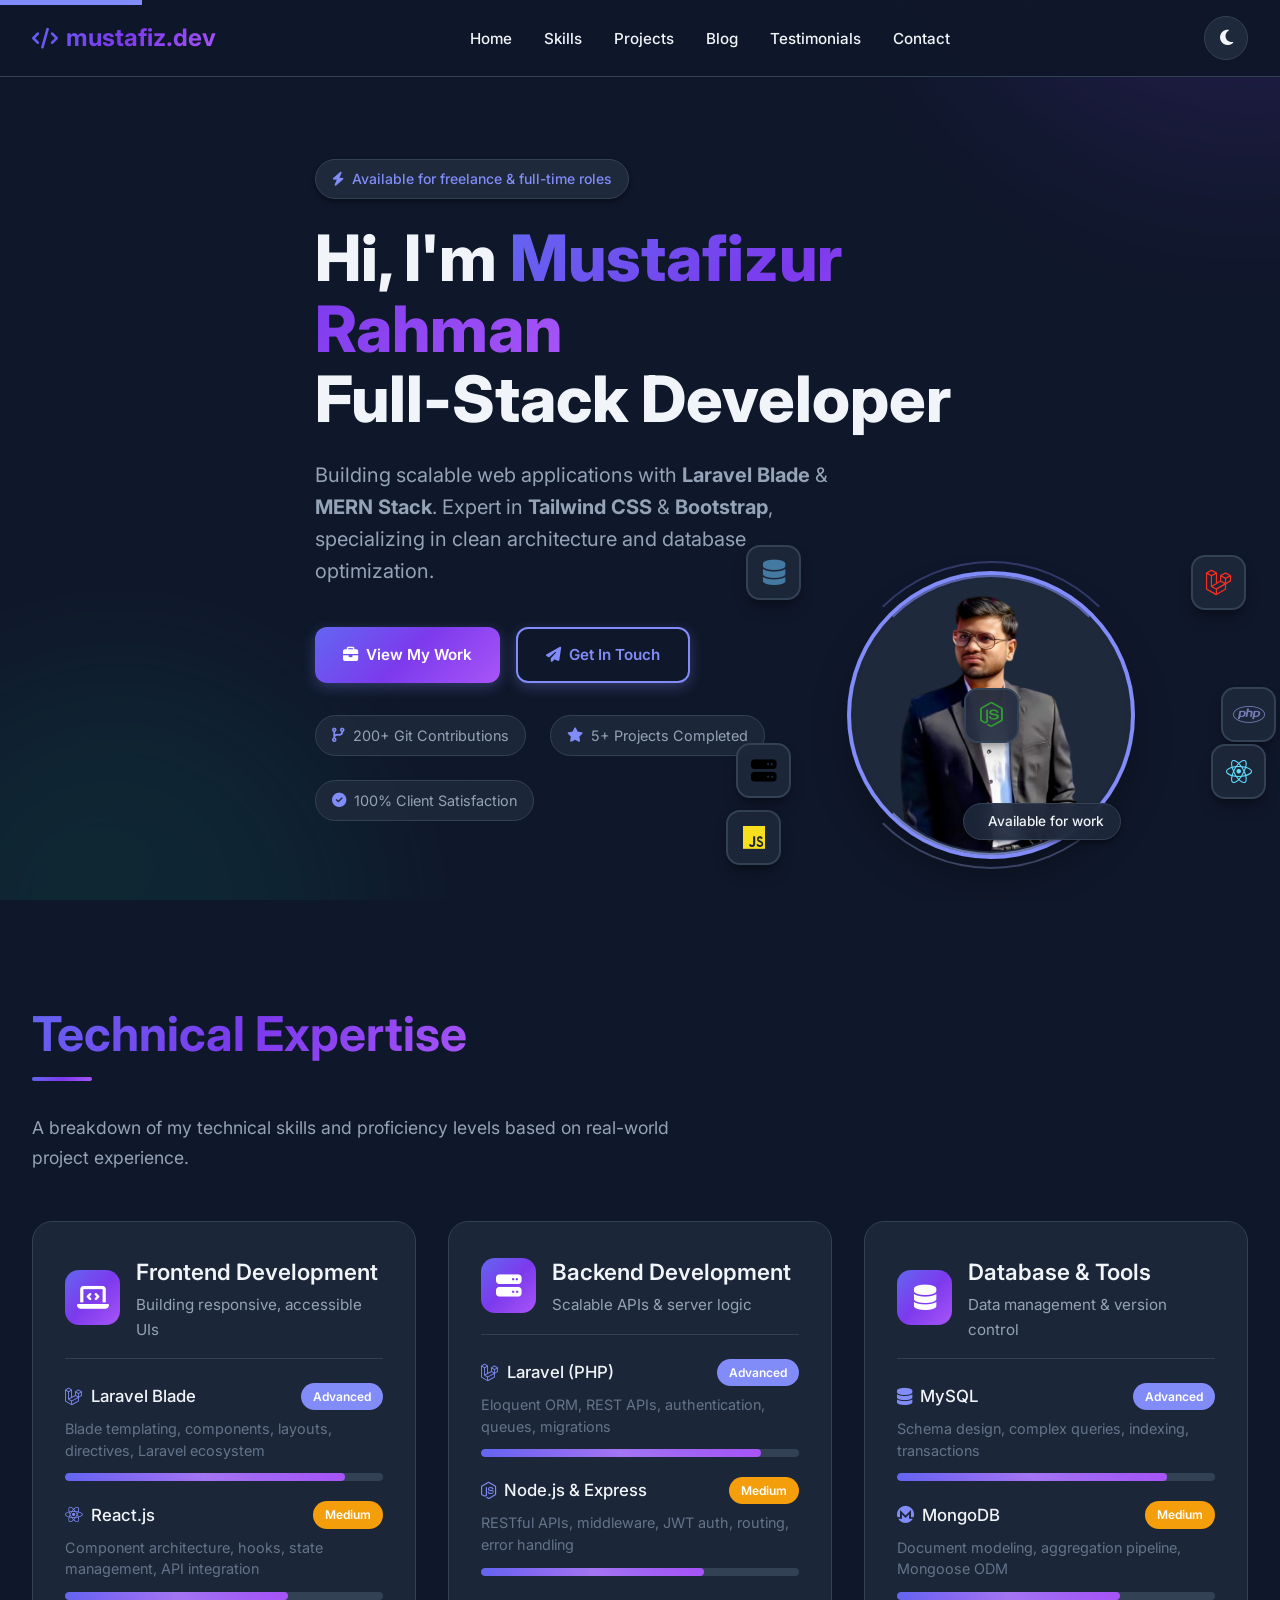
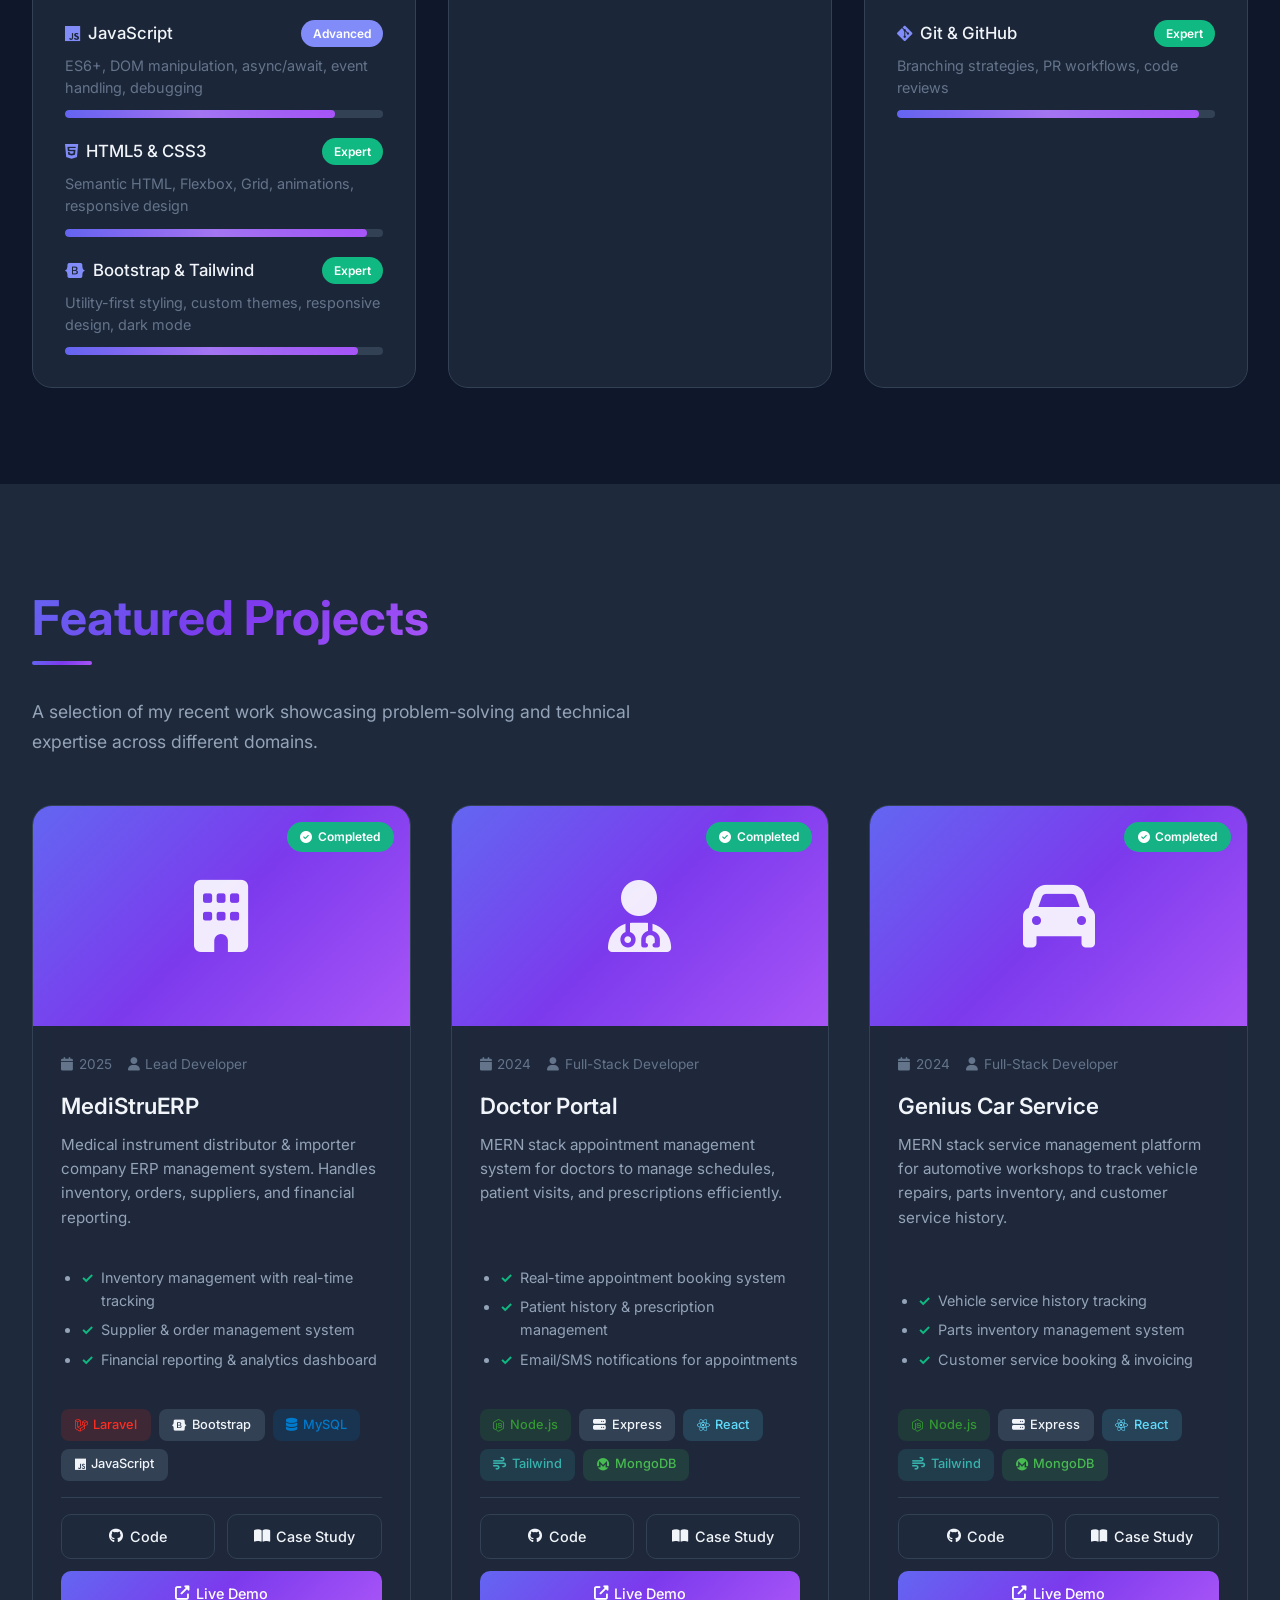
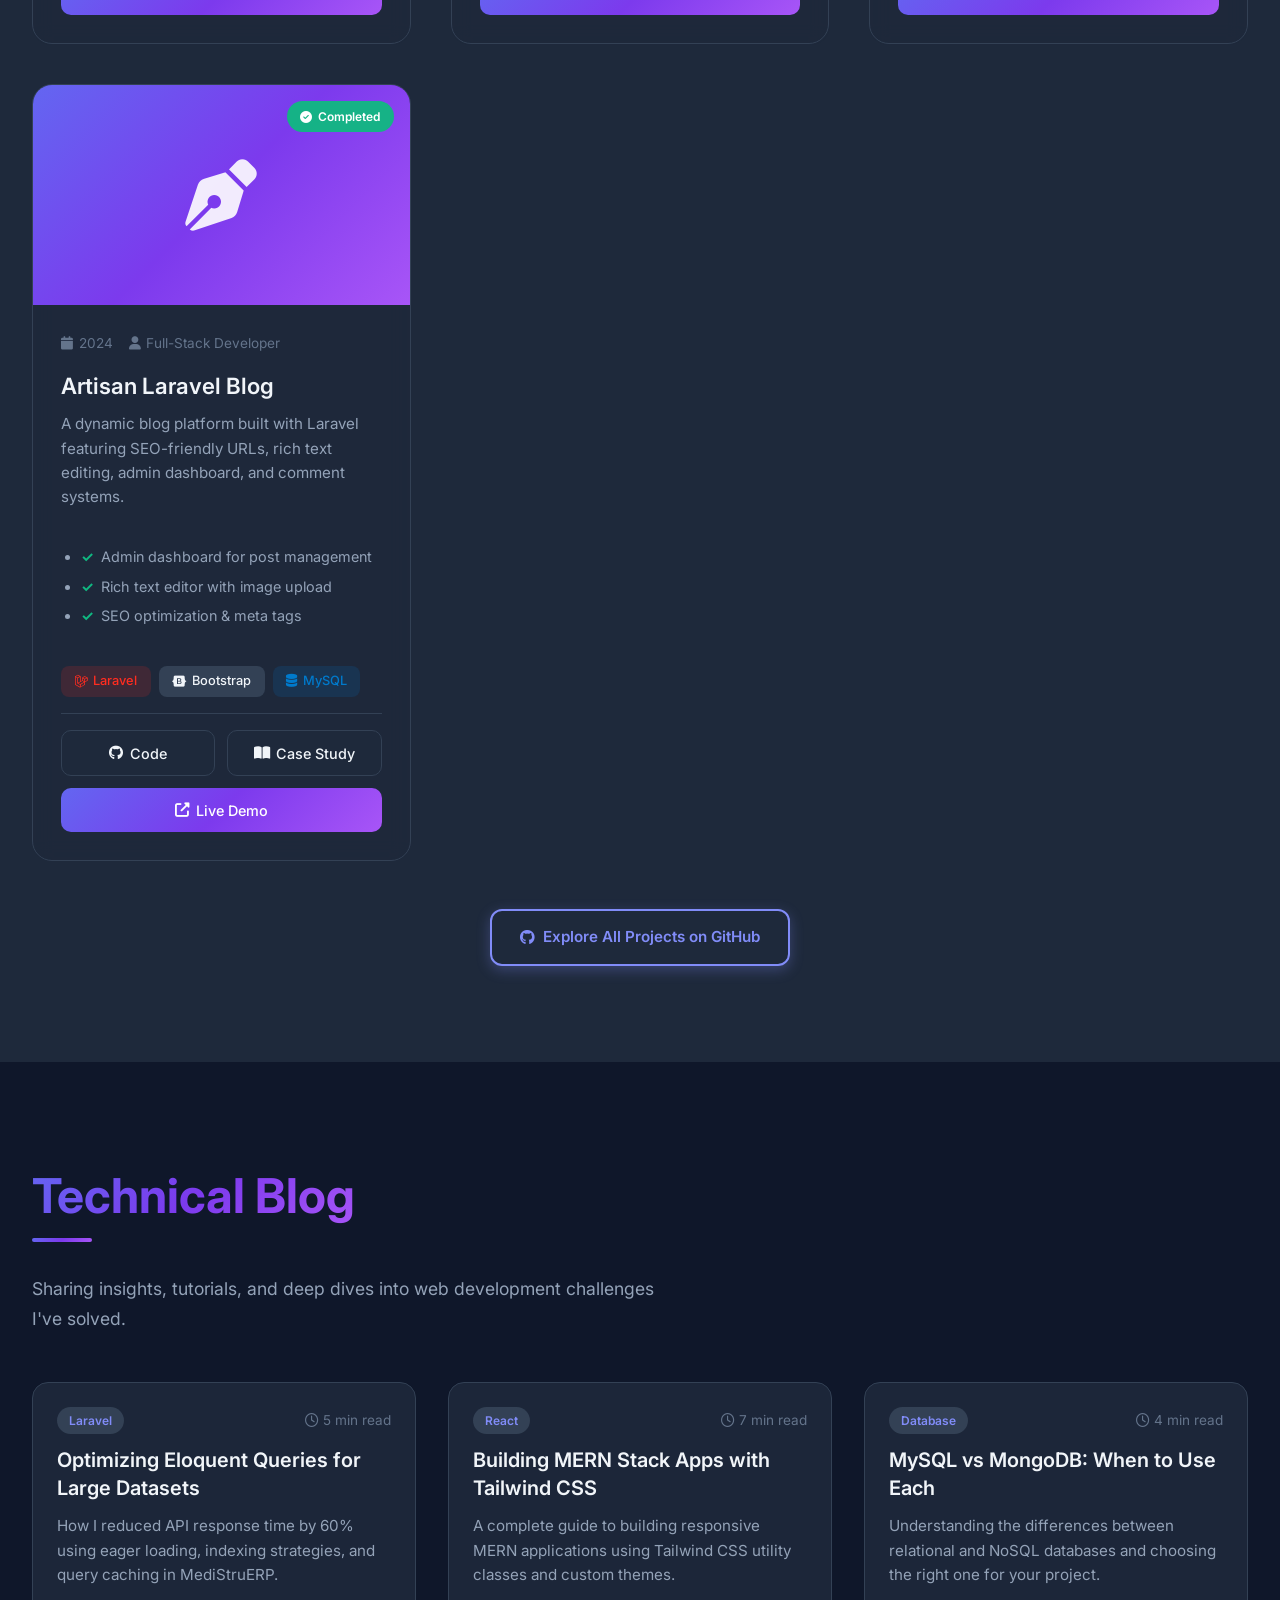
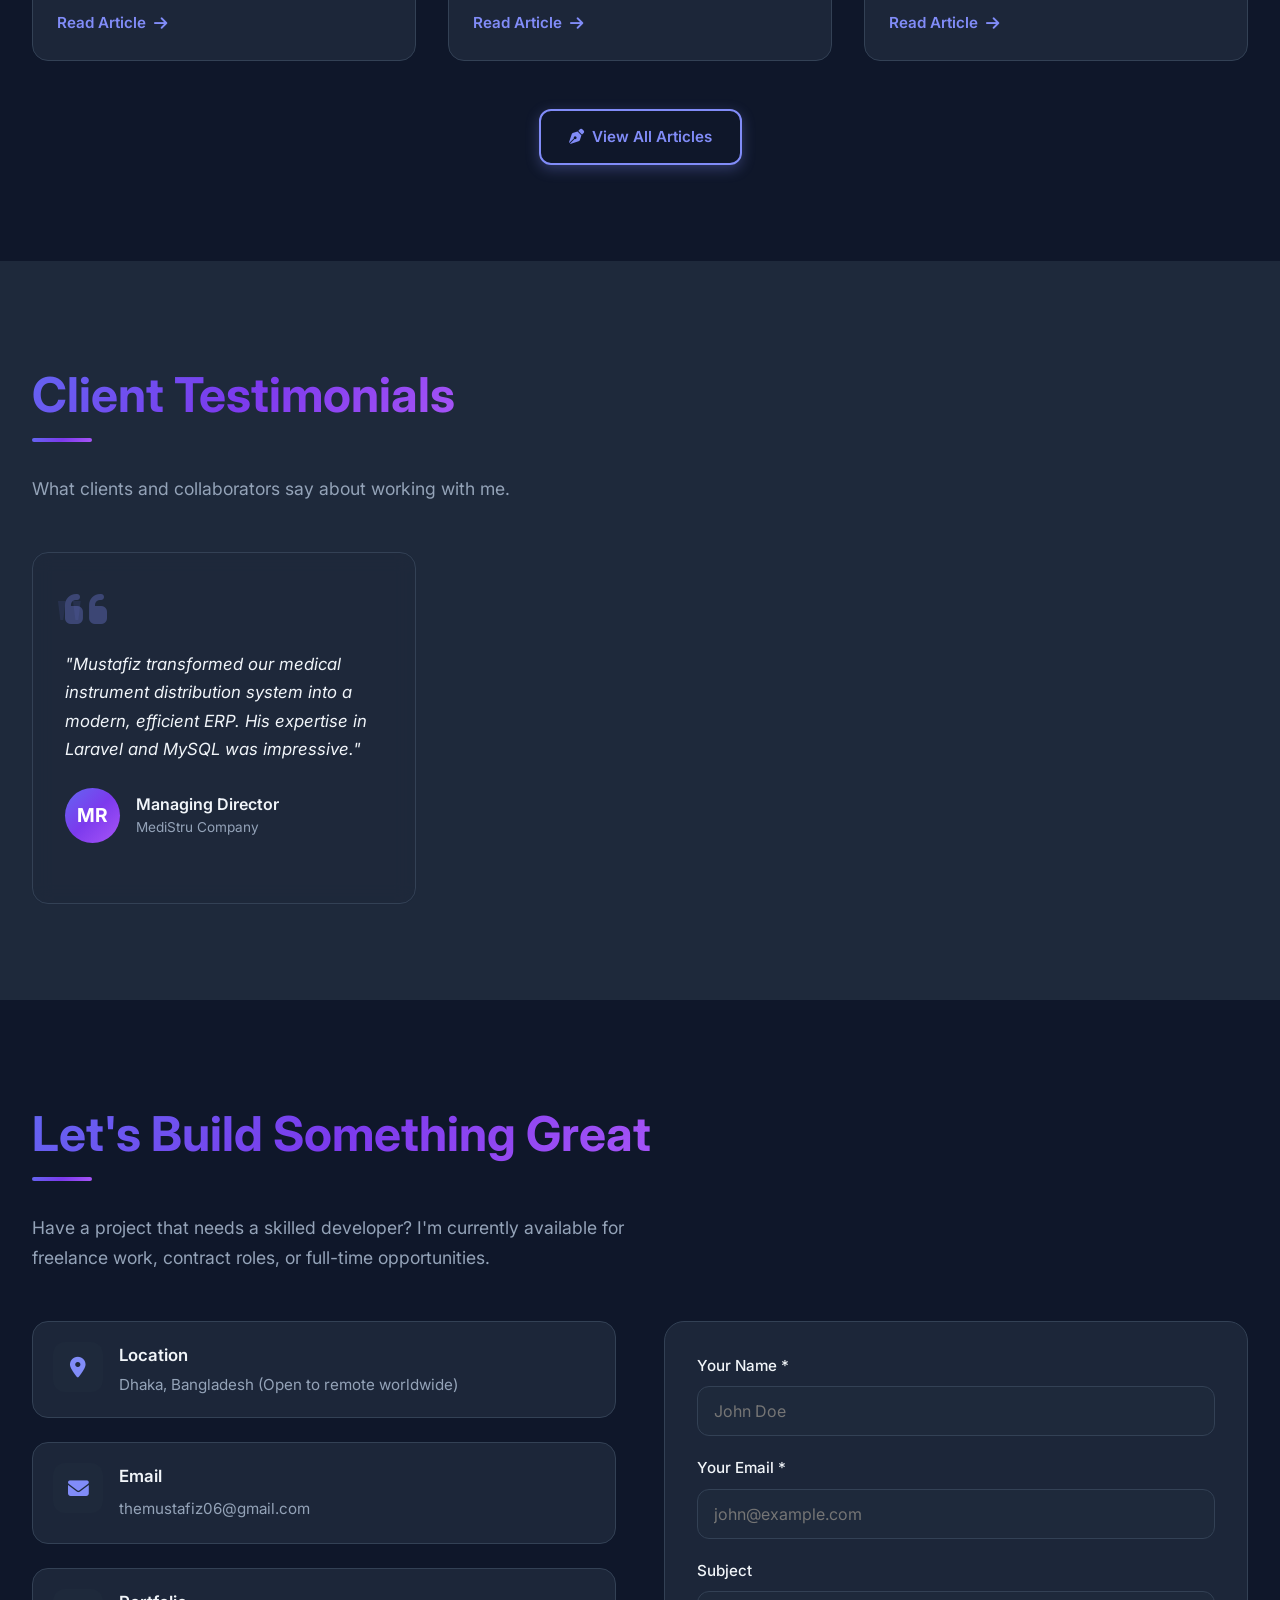
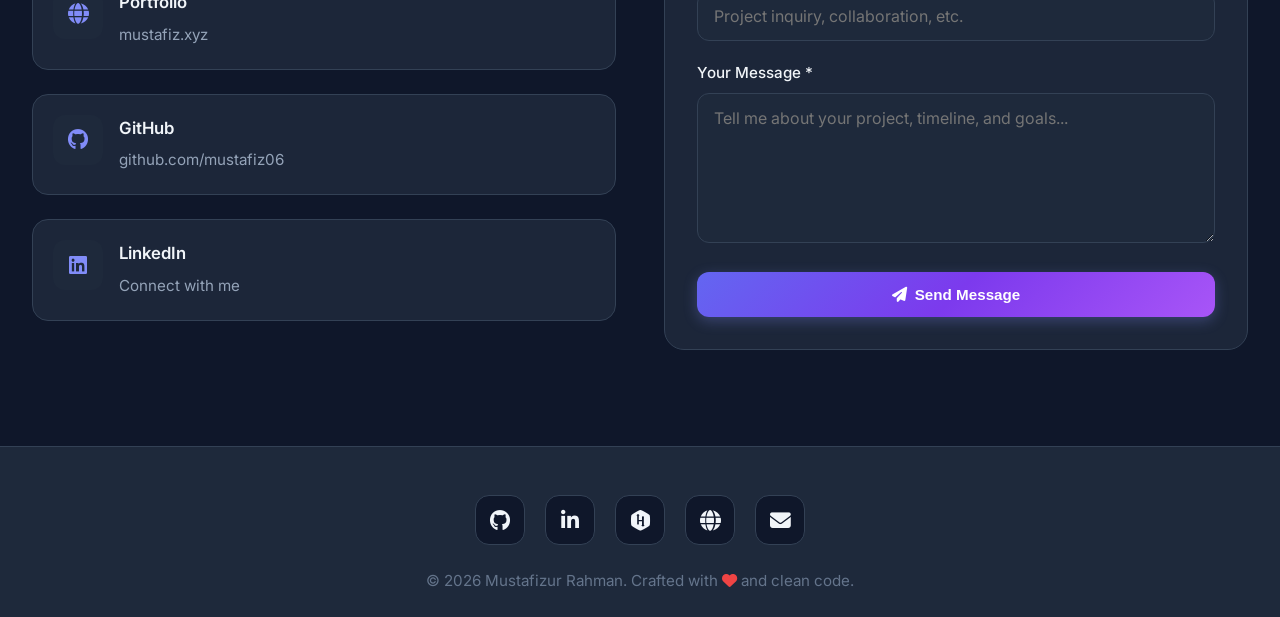
<file: index.html>
<!DOCTYPE html>
<html lang="en" data-theme="dark">
<head>
    <meta charset="UTF-8" />
    <meta name="viewport" content="width=device-width, initial-scale=1.0" />
    <meta name="description" content="Portfolio of Mustafizur Rahman - Full-Stack Developer specializing in Laravel Blade, MERN Stack, Tailwind CSS & Bootstrap.">
    <meta name="keywords" content="Mustafizur Rahman, Full-Stack Developer, Laravel, MERN, React, Node.js, Express, MongoDB, MySQL, Bangladesh, Web Developer, Tailwind CSS, Bootstrap">
    <meta name="author" content="Mustafizur Rahman">
    <meta name="theme-color" content="#6366F1">
    
    <!-- Open Graph / Facebook -->
    <meta property="og:type" content="website">
    <meta property="og:url" content="https://mustafiz.xyz">
    <meta property="og:title" content="Mustafizur Rahman | Full-Stack Developer">
    <meta property="og:description" content="Building scalable web applications with Laravel Blade & MERN Stack">
    <meta property="og:image" content="/profile.png">

    <!-- Twitter -->
    <meta property="twitter:card" content="summary_large_image">
    <meta property="twitter:url" content="https://mustafiz.xyz">
    <meta property="twitter:title" content="Mustafizur Rahman | Full-Stack Developer">
    <meta property="twitter:description" content="Building scalable web applications with Laravel Blade & MERN Stack">
    <meta property="twitter:image" content="/profile.png">

    <title>Mustafizur Rahman | Full-Stack Developer</title>
    
    <!-- Favicon -->
    <link rel="icon" type="image/png" href="/favicon.png">
    
    <!-- Preconnect for Performance -->
    <link rel="preconnect" href="https://fonts.googleapis.com">
    <link rel="preconnect" href="https://fonts.gstatic.com" crossorigin>
    <link href="https://fonts.googleapis.com/css2?family=Inter:wght@300;400;500;600;700;800&family=Fira+Code:wght@400;500&display=swap" rel="stylesheet">
    <link rel="stylesheet" href="https://cdnjs.cloudflare.com/ajax/libs/font-awesome/6.4.0/css/all.min.css">
    
    <!-- Styles -->
    <link rel="stylesheet" href="style.css">

    <!-- Structured Data for SEO -->
    <script type="application/ld+json">
    {
      "@context": "https://schema.org",
      "@type": "Person",
      "name": "Mustafizur Rahman",
      "url": "https://mustafiz.xyz",
      "image": "https://mustafiz.xyz/profile.png",
      "sameAs": [
        "https://github.com/mustafiz06",
        "https://www.linkedin.com/in/themustafiz06/"
      ],
      "jobTitle": "Full-Stack Developer",
      "worksFor": {
        "@type": "Organization",
        "name": "Freelance"
      }
    }
    </script>
</head>
<body>
    <!-- Skip to Content for Accessibility -->
    <a href="#home" class="skip-link">Skip to content</a>

    <!-- Loading Screen -->
    <div class="loading" id="loading" aria-hidden="true">
        <div class="loader"></div>
        <span class="sr-only">Loading...</span>
    </div>

    <!-- Scroll Progress Bar -->
    <div class="scroll-progress" id="scrollProgress" role="progressbar" aria-valuenow="0" aria-valuemin="0" aria-valuemax="100"></div>

    <!-- Back to Top Button -->
    <button class="back-to-top" id="backToTop" aria-label="Back to top">
        <i class="fas fa-arrow-up"></i>
    </button>

    <!-- Header -->
    <header id="header">
        <div class="container">
            <nav>
                <a href="#home" class="logo">
                    <i class="fas fa-code"></i>
                    mustafiz.dev
                </a>
                <ul class="nav-links" id="navLinks">
                    <li><a href="#home">Home</a></li>
                    <li><a href="#skills">Skills</a></li>
                    <li><a href="#projects">Projects</a></li>
                    <li><a href="#blog">Blog</a></li>
                    <li><a href="#testimonials">Testimonials</a></li>
                    <li><a href="#contact">Contact</a></li>
                </ul>
                <div class="nav-actions">
                    <button class="theme-toggle" id="themeToggle" aria-label="Toggle dark mode">
                        <i class="fas fa-moon"></i>
                    </button>
                    <button class="mobile-toggle" id="mobileToggle" aria-label="Toggle menu" aria-expanded="false" aria-controls="navLinks">
                        <i class="fas fa-bars"></i>
                    </button>
                </div>
            </nav>
        </div>
    </header>

    <main>
        <!-- Hero Section -->
        <section class="hero" id="home">
            <!-- Animated Particles -->
            <div class="particles" aria-hidden="true">
                <div class="particle"></div>
                <div class="particle"></div>
                <div class="particle"></div>
                <div class="particle"></div>
                <div class="particle"></div>
                <div class="particle"></div>
            </div>
            <div class="container">
                <div class="hero-content">
                    <div class="hero-badge">
                        <i class="fas fa-bolt"></i>
                        Available for freelance & full-time roles
                    </div>
                    <h1 class="hero-title">
                        Hi, I'm <span>Mustafizur Rahman</span><br />
                        Full-Stack Developer
                    </h1>
                    <p class="hero-text">
                        Building scalable web applications with <strong>Laravel Blade</strong> & <strong>MERN
                        Stack</strong>.
                        Expert in <strong>Tailwind CSS</strong> & <strong>Bootstrap</strong>, specializing in clean
                        architecture and database optimization.
                    </p>
                    <div class="hero-buttons">
                        <a href="#projects" class="btn">
                            <i class="fas fa-briefcase"></i> View My Work
                        </a>
                        <a href="#contact" class="btn btn-outline">
                            <i class="fas fa-paper-plane"></i> Get In Touch
                        </a>
                    </div>
                    <div class="hero-social-proof">
                        <div class="hero-social-proof-item">
                            <i class="fas fa-code-branch"></i>
                            <span>200+ Git Contributions</span>
                        </div>
                        <div class="hero-social-proof-item">
                            <i class="fas fa-star"></i>
                            <span>5+ Projects Completed</span>
                        </div>
                        <div class="hero-social-proof-item">
                            <i class="fas fa-check-circle"></i>
                            <span>100% Client Satisfaction</span>
                        </div>
                    </div>
                </div>
                <!-- Profile Image Container -->
                <div class="hero-image-container">
                    <div class="profile-image-wrapper">
                        <img src="/profile.png" alt="Mustafizur Rahman - Full-Stack Developer" class="profile-image"
                        loading="eager" width="280" height="280" />
                        <div class="profile-ring"></div>
                        <div class="profile-ring-delayed"></div>
                        <div class="profile-status">
                            <span class="status-dot"></span>
                            Available for work
                        </div>
                    </div>
                    <!-- Floating Tech Icons (Hidden on small mobile via CSS) -->
                    <div class="floating-icon icon-laravel"><i class="fab fa-laravel"></i></div>
                    <div class="floating-icon icon-js"><i class="fab fa-js"></i></div>
                    <div class="floating-icon icon-php"><i class="fab fa-php"></i></div>
                    <div class="floating-icon icon-mysql"><i class="fas fa-database"></i></div>
                    <div class="floating-icon icon-react"><i class="fab fa-react"></i></div>
                    <div class="floating-icon icon-express"><i class="fas fa-server"></i></div>
                    <div class="floating-icon icon-node"><i class="fab fa-node-js"></i></div>
                </div>
            </div>
        </section>

        <!-- Skills Section -->
        <section class="section" id="skills">
            <div class="container">
                <h2 class="section-title">Technical Expertise</h2>
                <p class="section-subtitle">A breakdown of my technical skills and proficiency levels based on real-world
                project experience.</p>
                <div class="skills-container">
                    <!-- Frontend Development -->
                    <div class="skill-category animate-on-scroll">
                        <div class="skill-category-header">
                            <div class="skill-category-icon"><i class="fas fa-laptop-code"></i></div>
                            <div>
                                <h3 class="skill-category-title">Frontend Development</h3>
                                <p class="skill-category-desc">Building responsive, accessible UIs</p>
                            </div>
                        </div>
                        <div class="skill-list">
                            <div class="skill-item">
                                <div class="skill-header">
                                    <div class="skill-name"><i class="fab fa-laravel"></i> Laravel Blade</div>
                                    <span class="skill-level-badge advanced">Advanced</span>
                                </div>
                                <p class="skill-desc">Blade templating, components, layouts, directives, Laravel ecosystem</p>
                                <div class="skill-progress">
                                    <div class="skill-progress-bar" style="--level: 88%"></div>
                                </div>
                            </div>
                            <div class="skill-item">
                                <div class="skill-header">
                                    <div class="skill-name"><i class="fab fa-react"></i> React.js</div>
                                    <span class="skill-level-badge medium">Medium</span>
                                </div>
                                <p class="skill-desc">Component architecture, hooks, state management, API integration</p>
                                <div class="skill-progress">
                                    <div class="skill-progress-bar" style="--level: 70%"></div>
                                </div>
                            </div>
                            <div class="skill-item">
                                <div class="skill-header">
                                    <div class="skill-name"><i class="fab fa-js"></i> JavaScript</div>
                                    <span class="skill-level-badge advanced">Advanced</span>
                                </div>
                                <p class="skill-desc">ES6+, DOM manipulation, async/await, event handling, debugging</p>
                                <div class="skill-progress">
                                    <div class="skill-progress-bar" style="--level: 85%"></div>
                                </div>
                            </div>
                            <div class="skill-item">
                                <div class="skill-header">
                                    <div class="skill-name"><i class="fab fa-html5"></i> HTML5 & CSS3</div>
                                    <span class="skill-level-badge expert">Expert</span>
                                </div>
                                <p class="skill-desc">Semantic HTML, Flexbox, Grid, animations, responsive design</p>
                                <div class="skill-progress">
                                    <div class="skill-progress-bar" style="--level: 95%"></div>
                                </div>
                            </div>
                            <div class="skill-item">
                                <div class="skill-header">
                                    <div class="skill-name"><i class="fab fa-bootstrap"></i> Bootstrap & Tailwind</div>
                                    <span class="skill-level-badge expert">Expert</span>
                                </div>
                                <p class="skill-desc">Utility-first styling, custom themes, responsive design, dark mode</p>
                                <div class="skill-progress">
                                    <div class="skill-progress-bar" style="--level: 92%"></div>
                                </div>
                            </div>
                        </div>
                    </div>
                    <!-- Backend Development -->
                    <div class="skill-category animate-on-scroll">
                        <div class="skill-category-header">
                            <div class="skill-category-icon"><i class="fas fa-server"></i></div>
                            <div>
                                <h3 class="skill-category-title">Backend Development</h3>
                                <p class="skill-category-desc">Scalable APIs & server logic</p>
                            </div>
                        </div>
                        <div class="skill-list">
                            <div class="skill-item">
                                <div class="skill-header">
                                    <div class="skill-name"><i class="fab fa-laravel"></i> Laravel (PHP)</div>
                                    <span class="skill-level-badge advanced">Advanced</span>
                                </div>
                                <p class="skill-desc">Eloquent ORM, REST APIs, authentication, queues, migrations</p>
                                <div class="skill-progress">
                                    <div class="skill-progress-bar" style="--level: 88%"></div>
                                </div>
                            </div>
                            <div class="skill-item">
                                <div class="skill-header">
                                    <div class="skill-name"><i class="fab fa-node-js"></i> Node.js & Express</div>
                                    <span class="skill-level-badge medium">Medium</span>
                                </div>
                                <p class="skill-desc">RESTful APIs, middleware, JWT auth, routing, error handling</p>
                                <div class="skill-progress">
                                    <div class="skill-progress-bar" style="--level: 70%"></div>
                                </div>
                            </div>
                        </div>
                    </div>
                    <!-- Database & Tools -->
                    <div class="skill-category animate-on-scroll">
                        <div class="skill-category-header">
                            <div class="skill-category-icon"><i class="fas fa-database"></i></div>
                            <div>
                                <h3 class="skill-category-title">Database & Tools</h3>
                                <p class="skill-category-desc">Data management & version control</p>
                            </div>
                        </div>
                        <div class="skill-list">
                            <div class="skill-item">
                                <div class="skill-header">
                                    <div class="skill-name"><i class="fas fa-database"></i> MySQL</div>
                                    <span class="skill-level-badge advanced">Advanced</span>
                                </div>
                                <p class="skill-desc">Schema design, complex queries, indexing, transactions</p>
                                <div class="skill-progress">
                                    <div class="skill-progress-bar" style="--level: 85%"></div>
                                </div>
                            </div>
                            <div class="skill-item">
                                <div class="skill-header">
                                    <div class="skill-name"><i class="fab fa-monero"></i> MongoDB</div>
                                    <span class="skill-level-badge medium">Medium</span>
                                </div>
                                <p class="skill-desc">Document modeling, aggregation pipeline, Mongoose ODM</p>
                                <div class="skill-progress">
                                    <div class="skill-progress-bar" style="--level: 70%"></div>
                                </div>
                            </div>
                            <div class="skill-item">
                                <div class="skill-header">
                                    <div class="skill-name"><i class="fab fa-git-alt"></i> Git & GitHub</div>
                                    <span class="skill-level-badge expert">Expert</span>
                                </div>
                                <p class="skill-desc">Branching strategies, PR workflows, code reviews</p>
                                <div class="skill-progress">
                                    <div class="skill-progress-bar" style="--level: 95%"></div>
                                </div>
                            </div>
                        </div>
                    </div>
                </div>
            </div>
        </section>

        <!-- Projects Section -->
        <section class="section section-bg" id="projects">
            <div class="container">
                <h2 class="section-title">Featured Projects</h2>
                <p class="section-subtitle">A selection of my recent work showcasing problem-solving and technical expertise
                across different domains.</p>
                <div class="projects-grid">
                    <!-- Project 1: MediStruERP -->
                    <div class="project-card animate-on-scroll">
                        <div class="project-media">
                            <i class="fas fa-building project-icon"></i>
                            <span class="project-status completed"><i class="fas fa-check-circle"></i> Completed</span>
                        </div>
                        <div class="project-content">
                            <div class="project-meta">
                                <div class="project-meta-item"><i class="fas fa-calendar"></i><span>2025</span></div>
                                <div class="project-meta-item"><i class="fas fa-user"></i><span>Lead Developer</span></div>
                            </div>
                            <h3 class="project-title">MediStruERP</h3>
                            <p class="project-desc">
                                Medical instrument distributor & importer company ERP management system. Handles inventory,
                                orders, suppliers, and financial reporting.
                            </p>
                            <ul class="project-features">
                                <li>Inventory management with real-time tracking</li>
                                <li>Supplier & order management system</li>
                                <li>Financial reporting & analytics dashboard</li>
                            </ul>
                            <div class="project-tags">
                                <span class="tech-badge laravel"><i class="fab fa-laravel"></i> Laravel</span>
                                <span class="tech-badge"><i class="fab fa-bootstrap"></i> Bootstrap</span>
                                <span class="tech-badge mysql"><i class="fas fa-database"></i> MySQL</span>
                                <span class="tech-badge"><i class="fab fa-js"></i> JavaScript</span>
                            </div>
                            <div class="project-links">
                                <a href="https://github.com/mustafiz06/medistruerp" target="_blank" rel="noopener noreferrer" class="project-link">
                                    <i class="fab fa-github"></i> Code
                                </a>
                                <a href="#" class="project-link btn-case-study">
                                    <i class="fas fa-book-open"></i> Case Study
                                </a>
                                <a href="#" class="project-link primary full-width">
                                    <i class="fas fa-external-link-alt"></i> Live Demo
                                </a>
                            </div>
                        </div>
                    </div>
                    <!-- Project 2: Doctor Portal -->
                    <div class="project-card animate-on-scroll">
                        <div class="project-media">
                            <i class="fas fa-user-md project-icon"></i>
                            <span class="project-status completed"><i class="fas fa-check-circle"></i> Completed</span>
                        </div>
                        <div class="project-content">
                            <div class="project-meta">
                                <div class="project-meta-item"><i class="fas fa-calendar"></i><span>2024</span></div>
                                <div class="project-meta-item"><i class="fas fa-user"></i><span>Full-Stack Developer</span>
                                </div>
                            </div>
                            <h3 class="project-title">Doctor Portal</h3>
                            <p class="project-desc">
                                MERN stack appointment management system for doctors to manage schedules, patient visits,
                                and prescriptions efficiently.
                            </p>
                            <ul class="project-features">
                                <li>Real-time appointment booking system</li>
                                <li>Patient history & prescription management</li>
                                <li>Email/SMS notifications for appointments</li>
                            </ul>
                            <div class="project-tags">
                                <span class="tech-badge node"><i class="fab fa-node-js"></i> Node.js</span>
                                <span class="tech-badge"><i class="fas fa-server"></i> Express</span>
                                <span class="tech-badge react"><i class="fab fa-react"></i> React</span>
                                <span class="tech-badge tailwind"><i class="fas fa-wind"></i> Tailwind</span>
                                <span class="tech-badge mongodb"><i class="fab fa-monero"></i> MongoDB</span>
                            </div>
                            <div class="project-links">
                                <a href="#" target="_blank" rel="noopener noreferrer" class="project-link">
                                    <i class="fab fa-github"></i> Code
                                </a>
                                <a href="#" class="project-link btn-case-study">
                                    <i class="fas fa-book-open"></i> Case Study
                                </a>
                                <a href="#" class="project-link primary full-width">
                                    <i class="fas fa-external-link-alt"></i> Live Demo
                                </a>
                            </div>
                        </div>
                    </div>
                    <!-- Project 3: Genius Car Service -->
                    <div class="project-card animate-on-scroll">
                        <div class="project-media">
                            <i class="fas fa-car project-icon"></i>
                            <span class="project-status completed"><i class="fas fa-check-circle"></i> Completed</span>
                        </div>
                        <div class="project-content">
                            <div class="project-meta">
                                <div class="project-meta-item"><i class="fas fa-calendar"></i><span>2024</span></div>
                                <div class="project-meta-item"><i class="fas fa-user"></i><span>Full-Stack Developer</span>
                                </div>
                            </div>
                            <h3 class="project-title">Genius Car Service</h3>
                            <p class="project-desc">
                                MERN stack service management platform for automotive workshops to track vehicle repairs,
                                parts inventory, and customer service history.
                            </p>
                            <ul class="project-features">
                                <li>Vehicle service history tracking</li>
                                <li>Parts inventory management system</li>
                                <li>Customer service booking & invoicing</li>
                            </ul>
                            <div class="project-tags">
                                <span class="tech-badge node"><i class="fab fa-node-js"></i> Node.js</span>
                                <span class="tech-badge"><i class="fas fa-server"></i> Express</span>
                                <span class="tech-badge react"><i class="fab fa-react"></i> React</span>
                                <span class="tech-badge tailwind"><i class="fas fa-wind"></i> Tailwind</span>
                                <span class="tech-badge mongodb"><i class="fab fa-monero"></i> MongoDB</span>
                            </div>
                            <div class="project-links">
                                <a href="#" target="_blank" rel="noopener noreferrer" class="project-link">
                                    <i class="fab fa-github"></i> Code
                                </a>
                                <a href="#" class="project-link btn-case-study">
                                    <i class="fas fa-book-open"></i> Case Study
                                </a>
                                <a href="#" class="project-link primary full-width">
                                    <i class="fas fa-external-link-alt"></i> Live Demo
                                </a>
                            </div>
                        </div>
                    </div>
                    <!-- Project 4: Artisan Laravel Blog -->
                    <div class="project-card animate-on-scroll">
                        <div class="project-media">
                            <i class="fas fa-pen-nib project-icon"></i>
                            <span class="project-status completed"><i class="fas fa-check-circle"></i> Completed</span>
                        </div>
                        <div class="project-content">
                            <div class="project-meta">
                                <div class="project-meta-item"><i class="fas fa-calendar"></i><span>2024</span></div>
                                <div class="project-meta-item"><i class="fas fa-user"></i><span>Full-Stack Developer</span>
                                </div>
                            </div>
                            <h3 class="project-title">Artisan Laravel Blog</h3>
                            <p class="project-desc">
                                A dynamic blog platform built with Laravel featuring SEO-friendly URLs, rich text editing,
                                admin dashboard, and comment systems.
                            </p>
                            <ul class="project-features">
                                <li>Admin dashboard for post management</li>
                                <li>Rich text editor with image upload</li>
                                <li>SEO optimization & meta tags</li>
                            </ul>
                            <div class="project-tags">
                                <span class="tech-badge laravel"><i class="fab fa-laravel"></i> Laravel</span>
                                <span class="tech-badge"><i class="fab fa-bootstrap"></i> Bootstrap</span>
                                <span class="tech-badge mysql"><i class="fas fa-database"></i> MySQL</span>
                            </div>
                            <div class="project-links">
                                <a href="#" target="_blank" rel="noopener noreferrer" class="project-link">
                                    <i class="fab fa-github"></i> Code
                                </a>
                                <a href="#" class="project-link btn-case-study">
                                    <i class="fas fa-book-open"></i> Case Study
                                </a>
                                <a href="#" class="project-link primary full-width">
                                    <i class="fas fa-external-link-alt"></i> Live Demo
                                </a>
                            </div>
                        </div>
                    </div>
                </div>
                <div class="view-all-projects">
                    <a href="https://github.com/mustafiz06" target="_blank" rel="noopener noreferrer" class="btn btn-outline">
                        <i class="fab fa-github"></i> Explore All Projects on GitHub
                    </a>
                </div>
            </div>
        </section>

        <!-- Blog Section -->
        <section class="section" id="blog">
            <div class="container">
                <h2 class="section-title">Technical Blog</h2>
                <p class="section-subtitle">Sharing insights, tutorials, and deep dives into web development challenges I've
                solved.</p>
                <div class="blog-grid">
                    <!-- Blog Post 1 -->
                    <article class="blog-card animate-on-scroll">
                        <div class="blog-content">
                            <div class="blog-meta">
                                <span class="blog-category">Laravel</span>
                                <span><i class="far fa-clock"></i> 5 min read</span>
                            </div>
                            <a href="#" class="blog-title">Optimizing Eloquent Queries for Large Datasets</a>
                            <p class="blog-excerpt">
                                How I reduced API response time by 60% using eager loading, indexing strategies, and query
                                caching in MediStruERP.
                            </p>
                            <a href="#" class="blog-link">
                                Read Article <i class="fas fa-arrow-right"></i>
                            </a>
                        </div>
                    </article>
                    <!-- Blog Post 2 -->
                    <article class="blog-card animate-on-scroll">
                        <div class="blog-content">
                            <div class="blog-meta">
                                <span class="blog-category">React</span>
                                <span><i class="far fa-clock"></i> 7 min read</span>
                            </div>
                            <a href="#" class="blog-title">Building MERN Stack Apps with Tailwind CSS</a>
                            <p class="blog-excerpt">
                                A complete guide to building responsive MERN applications using Tailwind CSS utility classes
                                and custom themes.
                            </p>
                            <a href="#" class="blog-link">
                                Read Article <i class="fas fa-arrow-right"></i>
                            </a>
                        </div>
                    </article>
                    <!-- Blog Post 3 -->
                    <article class="blog-card animate-on-scroll">
                        <div class="blog-content">
                            <div class="blog-meta">
                                <span class="blog-category">Database</span>
                                <span><i class="far fa-clock"></i> 4 min read</span>
                            </div>
                            <a href="#" class="blog-title">MySQL vs MongoDB: When to Use Each</a>
                            <p class="blog-excerpt">
                                Understanding the differences between relational and NoSQL databases and choosing the right
                                one for your project.
                            </p>
                            <a href="#" class="blog-link">
                                Read Article <i class="fas fa-arrow-right"></i>
                            </a>
                        </div>
                    </article>
                </div>
                <div class="view-all-projects">
                    <a href="#" class="btn btn-outline">
                        <i class="fas fa-pen-nib"></i> View All Articles
                    </a>
                </div>
            </div>
        </section>

        <!-- Testimonials Section -->
        <section class="section section-bg" id="testimonials">
            <div class="container">
                <h2 class="section-title">Client Testimonials</h2>
                <p class="section-subtitle">What clients and collaborators say about working with me.</p>
                <div class="testimonials-grid">
                    <!-- Testimonial 1 -->
                    <div class="testimonial-card animate-on-scroll">
                        <div class="testimonial-quote"><i class="fas fa-quote-left"></i></div>
                        <p class="testimonial-text">
                            "Mustafiz transformed our medical instrument distribution system into a modern, efficient ERP.
                            His expertise in Laravel and MySQL was impressive."
                        </p>
                        <div class="testimonial-author">
                            <div class="author-avatar">MR</div>
                            <div class="author-info">
                                <h4>Managing Director</h4>
                                <p>MediStru Company</p>
                            </div>
                        </div>
                    </div>
                    <!-- Testimonial 2 -->
                    <div class="testimonial-card animate-on-scroll">
                        <div class="testimonial-quote"><i class="fas fa-quote-left"></i></div>
                        <p class="testimonial-text">
                            "Working with Mustafiz on our car service platform was seamless. He delivered the MERN stack
                            backend ahead of schedule with exceptional code quality."
                        </p>
                        <div class="testimonial-author">
                            <div class="author-avatar">SK</div>
                            <div class="author-info">
                                <h4>Sarah Khan</h4>
                                <p>Manager, Genius Car Service</p>
                            </div>
                        </div>
                    </div>
                    <!-- Testimonial 3 -->
                    <div class="testimonial-card animate-on-scroll">
                        <div class="testimonial-quote"><i class="fas fa-quote-left"></i></div>
                        <p class="testimonial-text">
                            "Mustafiz is not just a coder; he's a problem solver. He optimized our database queries and
                            significantly improved our application performance."
                        </p>
                        <div class="testimonial-author">
                            <div class="author-avatar">AH</div>
                            <div class="author-info">
                                <h4>Ahmed Hassan</h4>
                                <p>Senior Developer, TechCorp</p>
                            </div>
                        </div>
                    </div>
                </div>
            </div>
        </section>

        <!-- Contact Section -->
        <section class="section" id="contact">
            <div class="container">
                <h2 class="section-title">Let's Build Something Great</h2>
                <p class="section-subtitle">Have a project that needs a skilled developer? I'm currently available for
                freelance work, contract roles, or full-time opportunities.</p>
                <div class="contact-container">
                    <div class="contact-info">
                        <div class="contact-item">
                            <div class="contact-icon"><i class="fas fa-map-marker-alt"></i></div>
                            <div class="contact-text">
                                <h4>Location</h4>
                                <p>Dhaka, Bangladesh (Open to remote worldwide)</p>
                            </div>
                        </div>
                        <div class="contact-item">
                            <div class="contact-icon"><i class="fas fa-envelope"></i></div>
                            <div class="contact-text">
                                <h4>Email</h4>
                                <a href="mailto:themustafiz06@gmail.com">themustafiz06@gmail.com</a>
                            </div>
                        </div>
                        <div class="contact-item">
                            <div class="contact-icon"><i class="fas fa-globe"></i></div>
                            <div class="contact-text">
                                <h4>Portfolio</h4>
                                <a href="https://mustafiz.xyz" target="_blank" rel="noopener noreferrer">mustafiz.xyz</a>
                            </div>
                        </div>
                        <div class="contact-item">
                            <div class="contact-icon"><i class="fab fa-github"></i></div>
                            <div class="contact-text">
                                <h4>GitHub</h4>
                                <a href="https://github.com/mustafiz06" target="_blank" rel="noopener noreferrer">github.com/mustafiz06</a>
                            </div>
                        </div>
                        <div class="contact-item">
                            <div class="contact-icon"><i class="fab fa-linkedin"></i></div>
                            <div class="contact-text">
                                <h4>LinkedIn</h4>
                                <a href="https://www.linkedin.com/in/themustafiz06/" target="_blank" rel="noopener noreferrer">Connect with me</a>
                            </div>
                        </div>
                    </div>
                    <form class="contact-form" id="contactForm" novalidate>
                        <div class="form-success" id="formSuccess" role="alert">
                            <i class="fas fa-check-circle"></i> Message sent successfully! I'll respond within 24 hours.
                        </div>
                        <div class="form-group">
                            <label for="name">Your Name *</label>
                            <input type="text" id="name" name="name" required placeholder="John Doe" autocomplete="name">
                            <div class="form-error" id="nameError">Please enter your name</div>
                        </div>
                        <div class="form-group">
                            <label for="email">Your Email *</label>
                            <input type="email" id="email" name="email" required placeholder="john@example.com" autocomplete="email">
                            <div class="form-error" id="emailError">Please enter a valid email address</div>
                        </div>
                        <div class="form-group">
                            <label for="subject">Subject</label>
                            <input type="text" id="subject" name="subject"
                            placeholder="Project inquiry, collaboration, etc.">
                        </div>
                        <div class="form-group">
                            <label for="message">Your Message *</label>
                            <textarea id="message" name="message" required
                            placeholder="Tell me about your project, timeline, and goals..."></textarea>
                            <div class="form-error" id="messageError">Please enter your message</div>
                        </div>
                        <button type="submit" class="btn" style="width: 100%;">
                            <i class="fas fa-paper-plane"></i> Send Message
                        </button>
                    </form>
                </div>
            </div>
        </section>
    </main>

    <!-- Footer -->
    <footer>
        <div class="container">
            <div class="social-links">
                <a href="https://github.com/mustafiz06" target="_blank" rel="noopener noreferrer" aria-label="GitHub"><i
                class="fab fa-github"></i></a>
                <a href="https://www.linkedin.com/in/themustafiz06/" target="_blank" rel="noopener noreferrer" aria-label="LinkedIn"><i
                class="fab fa-linkedin-in"></i></a>
                <a href="https://www.hackerrank.com/profile/themustafiz06" target="_blank" rel="noopener noreferrer" aria-label="HackerRank"><i
                class="fab fa-hackerrank"></i></a>
                <a href="https://mustafiz.xyz" target="_blank" rel="noopener noreferrer" aria-label="Website"><i class="fas fa-globe"></i></a>
                <a href="mailto:themustafiz06@gmail.com" aria-label="Email"><i class="fas fa-envelope"></i></a>
            </div>
            <p class="footer-text">
                &copy; <span id="year"></span> Mustafizur Rahman. Crafted with <i class="fas fa-heart"
                style="color: #ef4444;"></i> and clean code.
            </p>
        </div>
    </footer>

    <script src="script.js"></script>
</body>
</html>
</file>
<file: style.css>
/* ===== CSS VARIABLES & THEME ===== */
:root {
    /* Light Theme */
    --bg-primary: #ffffff;
    --bg-secondary: #f8fafc;
    --bg-tertiary: #f1f5f9;
    --text-primary: #1e293b;
    --text-secondary: #64748b;
    --text-tertiary: #94a3b8;
    --accent: #6366f1;
    --accent-hover: #4f46e5;
    --accent-light: #818cf8;
    --accent-glow: rgba(99, 102, 241, 0.3);
    --card-bg: rgba(255, 255, 255, 0.9);
    --border-color: #e2e8f0;
    --shadow: 0 4px 6px -1px rgba(0, 0, 0, 0.1), 0 2px 4px -1px rgba(0, 0, 0, 0.06);
    --shadow-lg: 0 10px 15px -3px rgba(0, 0, 0, 0.1), 0 4px 6px -2px rgba(0, 0, 0, 0.05);
    --shadow-xl: 0 20px 25px -5px rgba(0, 0, 0, 0.1), 0 10px 10px -5px rgba(0, 0, 0, 0.04);
    --gradient: linear-gradient(135deg, #6366f1, #8b5cf6, #a855f7);
    --gradient-secondary: linear-gradient(135deg, #10b981, #14b8a6);
    --success: #10b981;
    --warning: #f59e0b;
    --danger: #ef4444;
    --transition: all 0.4s cubic-bezier(0.4, 0, 0.2, 1);
    
    /* Fluid Typography */
    --font-size-base: clamp(1rem, 0.95rem + 0.25vw, 1.125rem);
    --font-size-h1: clamp(2.5rem, 1.5rem + 5vw, 4rem);
    --font-size-h2: clamp(2rem, 1.25rem + 3vw, 3rem);
    --font-size-h3: clamp(1.5rem, 1rem + 2vw, 2rem);
}

[data-theme="dark"] {
    /* Dark Theme */
    --bg-primary: #0f172a;
    --bg-secondary: #1e293b;
    --bg-tertiary: #334155;
    --text-primary: #f1f5f9;
    --text-secondary: #94a3b8;
    --text-tertiary: #64748b;
    --accent: #818cf8;
    --accent-hover: #6366f1;
    --accent-light: #a5b4fc;
    --accent-glow: rgba(129, 140, 248, 0.3);
    --card-bg: rgba(30, 41, 59, 0.9);
    --border-color: #334155;
    --shadow: 0 4px 6px -1px rgba(0, 0, 0, 0.3), 0 2px 4px -1px rgba(0, 0, 0, 0.2);
    --shadow-lg: 0 10px 15px -3px rgba(0, 0, 0, 0.3), 0 4px 6px -2px rgba(0, 0, 0, 0.2);
    --shadow-xl: 0 20px 25px -5px rgba(0, 0, 0, 0.3), 0 10px 10px -5px rgba(0, 0, 0, 0.2);
    --gradient: linear-gradient(135deg, #6366f1, #7c3aed, #a855f7);
    --gradient-secondary: linear-gradient(135deg, #10b981, #0d9488);
}

/* ===== RESET & BASE ===== */
* {
    margin: 0;
    padding: 0;
    box-sizing: border-box;
}

html {
    scroll-behavior: smooth;
    scroll-padding-top: 80px;
    font-size: 16px;
}

body {
    font-family: 'Inter', sans-serif;
    background: var(--bg-primary);
    color: var(--text-primary);
    line-height: 1.6;
    transition: var(--transition);
    overflow-x: hidden;
    -webkit-font-smoothing: antialiased;
    -moz-osx-font-smoothing: grayscale;
    font-size: var(--font-size-base);
}

/* Accessibility: Skip Link */
.skip-link {
    position: absolute;
    top: -40px;
    left: 0;
    background: var(--accent);
    color: white;
    padding: 8px;
    z-index: 10000;
    transition: top 0.3s;
}
.skip-link:focus {
    top: 0;
}

/* Accessibility: Screen Reader Only */
.sr-only {
    position: absolute;
    width: 1px;
    height: 1px;
    padding: 0;
    margin: -1px;
    overflow: hidden;
    clip: rect(0, 0, 0, 0);
    white-space: nowrap;
    border-width: 0;
}

/* ===== SCROLLBAR ===== */
::-webkit-scrollbar {
    width: 10px;
}
::-webkit-scrollbar-track {
    background: var(--bg-secondary);
}
::-webkit-scrollbar-thumb {
    background: var(--gradient);
    border-radius: 5px;
    transition: var(--transition);
}
::-webkit-scrollbar-thumb:hover {
    background: var(--accent-hover);
}

/* ===== UTILITIES ===== */
.container {
    max-width: 1280px;
    margin: 0 auto;
    padding: 0 2rem;
}
.section {
    padding: 6rem 0;
    position: relative;
    overflow: hidden;
}
.section-bg {
    background: var(--bg-secondary);
}
.section-title {
    font-size: var(--font-size-h2);
    font-weight: 700;
    margin-bottom: 1rem;
    background: var(--gradient);
    -webkit-background-clip: text;
    -webkit-text-fill-color: transparent;
    background-clip: text;
    position: relative;
    display: inline-block;
}
.section-title::after {
    content: '';
    position: absolute;
    bottom: -8px;
    left: 0;
    width: 60px;
    height: 4px;
    background: var(--gradient);
    border-radius: 2px;
    transition: width 0.5s ease;
}
.section-title:hover::after {
    width: 100%;
}
.section-subtitle {
    color: var(--text-secondary);
    font-size: 1.1rem;
    margin: 1.5rem 0 3rem;
    max-width: 650px;
    line-height: 1.7;
}

/* ===== BUTTONS ===== */
.btn {
    display: inline-flex;
    align-items: center;
    justify-content: center;
    gap: 0.5rem;
    padding: 0.875rem 1.75rem;
    background: var(--gradient);
    color: white;
    border: none;
    border-radius: 12px;
    font-weight: 600;
    font-size: 0.95rem;
    cursor: pointer;
    transition: var(--transition);
    text-decoration: none;
    box-shadow: 0 4px 14px var(--accent-glow);
    position: relative;
    overflow: hidden;
    min-height: 44px; /* Touch target size */
}
.btn::before {
    content: '';
    position: absolute;
    top: 0;
    left: -100%;
    width: 100%;
    height: 100%;
    background: linear-gradient(90deg, transparent, rgba(255, 255, 255, 0.3), transparent);
    transition: left 0.6s ease;
}
.btn:hover::before {
    left: 100%;
}
.btn:hover {
    transform: translateY(-4px) scale(1.02);
    box-shadow: 0 10px 30px var(--accent-glow);
}
.btn:active {
    transform: translateY(-2px);
}
.btn:focus-visible {
    outline: 2px solid var(--accent);
    outline-offset: 2px;
}
.btn-outline {
    background: transparent;
    border: 2px solid var(--accent);
    color: var(--accent);
}
.btn-outline:hover {
    background: var(--accent);
    color: white;
    transform: translateY(-4px);
}
.btn-case-study {
    background: var(--bg-tertiary);
    color: var(--text-primary);
    border: 1px solid var(--border-color);
}
.btn-case-study:hover {
    background: var(--accent);
    color: white;
    border-color: var(--accent);
    transform: translateY(-3px);
}

/* ===== HEADER & NAV ===== */
header {
    position: fixed;
    top: 0;
    width: 100%;
    z-index: 1000;
    padding: 1rem 0;
    background: rgba(255, 255, 255, 0.95);
    backdrop-filter: blur(20px);
    -webkit-backdrop-filter: blur(20px);
    border-bottom: 1px solid var(--border-color);
    transition: var(--transition);
}
[data-theme="dark"] header {
    background: rgba(15, 23, 42, 0.95);
}
header.scrolled {
    padding: 0.75rem 0;
    box-shadow: var(--shadow-xl);
    background: rgba(255, 255, 255, 0.98);
}
[data-theme="dark"] header.scrolled {
    background: rgba(15, 23, 42, 0.98);
}
nav {
    display: flex;
    justify-content: space-between;
    align-items: center;
}
.logo {
    font-size: 1.5rem;
    font-weight: 700;
    background: var(--gradient);
    -webkit-background-clip: text;
    -webkit-text-fill-color: transparent;
    display: flex;
    align-items: center;
    gap: 0.5rem;
    text-decoration: none;
    transition: var(--transition);
}
.logo:hover {
    transform: scale(1.08) rotate(-2deg);
}
.logo i {
    font-size: 1.3rem;
    animation: pulse 2s infinite;
}
.nav-links {
    display: flex;
    gap: 2rem;
    list-style: none;
}
.nav-links a {
    color: var(--text-primary);
    text-decoration: none;
    font-weight: 500;
    position: relative;
    padding: 0.5rem 0;
    transition: var(--transition);
    font-size: 0.95rem;
}
.nav-links a::after {
    content: '';
    position: absolute;
    bottom: 0;
    left: 0;
    width: 0;
    height: 2px;
    background: var(--gradient);
    transition: width 0.3s ease;
}
.nav-links a:hover::after {
    width: 100%;
}
.nav-links a:hover {
    color: var(--accent);
    transform: translateY(-2px);
}
.nav-actions {
    display: flex;
    align-items: center;
    gap: 1rem;
}
.theme-toggle, .mobile-toggle {
    background: var(--bg-secondary);
    border: 1px solid var(--border-color);
    font-size: 1.1rem;
    color: var(--text-primary);
    cursor: pointer;
    width: 42px;
    height: 42px;
    border-radius: 50%;
    display: flex;
    align-items: center;
    justify-content: center;
    transition: var(--transition);
    min-width: 44px; /* Touch target */
    min-height: 44px;
}
.theme-toggle:hover, .mobile-toggle:hover {
    background: var(--accent);
    color: white;
    border-color: var(--accent);
    transform: rotate(180deg) scale(1.1);
}
.mobile-toggle {
    display: none;
    font-size: 1.5rem;
    background: none;
    border: none;
    border-radius: 8px;
}
.mobile-toggle:hover {
    background: var(--bg-secondary);
    transform: scale(1.1);
}

/* ===== HERO SECTION ===== */
.hero {
    min-height: 100vh;
    display: flex;
    align-items: center;
    padding-top: 5rem;
    position: relative;
    overflow: hidden;
}
.hero::before {
    content: '';
    position: absolute;
    top: -50%;
    right: -20%;
    width: 600px;
    height: 600px;
    border-radius: 50%;
    background: var(--gradient);
    opacity: 0.15;
    filter: blur(100px);
    z-index: -1;
    animation: pulse 8s ease-in-out infinite, float 15s ease-in-out infinite;
}
.hero::after {
    content: '';
    position: absolute;
    bottom: -30%;
    left: -10%;
    width: 500px;
    height: 500px;
    border-radius: 50%;
    background: var(--gradient-secondary);
    opacity: 0.1;
    filter: blur(80px);
    z-index: -1;
    animation: pulse 10s ease-in-out infinite reverse, float 12s ease-in-out infinite reverse;
}
.particles {
    position: absolute;
    inset: 0;
    overflow: hidden;
    z-index: 0;
    pointer-events: none;
}
.particle {
    position: absolute;
    width: 10px;
    height: 10px;
    background: var(--accent);
    border-radius: 50%;
    opacity: 0.3;
    animation: floatParticle 20s infinite;
}
.particle:nth-child(1) { left: 10%; animation-delay: 0s; animation-duration: 25s; }
.particle:nth-child(2) { left: 20%; animation-delay: 2s; animation-duration: 30s; }
.particle:nth-child(3) { left: 30%; animation-delay: 4s; animation-duration: 20s; }
.particle:nth-child(4) { left: 50%; animation-delay: 1s; animation-duration: 28s; }
.particle:nth-child(5) { left: 70%; animation-delay: 3s; animation-duration: 22s; }
.particle:nth-child(6) { left: 80%; animation-delay: 5s; animation-duration: 26s; }

.hero-content {
    max-width: 650px;
    animation: fadeInUp 1s ease;
    position: relative;
    z-index: 10;
}
.hero-badge {
    display: inline-flex;
    align-items: center;
    gap: 0.5rem;
    padding: 0.5rem 1rem;
    background: var(--bg-secondary);
    border: 1px solid var(--border-color);
    border-radius: 50px;
    font-size: 0.875rem;
    margin-bottom: 1.5rem;
    color: var(--accent);
    font-weight: 500;
    animation: slideInLeft 0.8s ease;
    box-shadow: var(--shadow);
}
.hero-title {
    font-size: var(--font-size-h1);
    font-weight: 800;
    line-height: 1.1;
    margin-bottom: 1.5rem;
    animation: slideInUp 1s ease;
}
.hero-title span {
    background: var(--gradient);
    -webkit-background-clip: text;
    -webkit-text-fill-color: transparent;
    background-clip: text;
    position: relative;
}
.hero-text {
    font-size: 1.25rem;
    color: var(--text-secondary);
    margin-bottom: 2.5rem;
    max-width: 550px;
    animation: slideInUp 1.2s ease;
}
.hero-buttons {
    display: flex;
    gap: 1rem;
    flex-wrap: wrap;
    animation: slideInUp 1.4s ease;
}
.hero-social-proof {
    margin-top: 2rem;
    display: flex;
    gap: 1.5rem;
    flex-wrap: wrap;
    animation: slideInUp 1.6s ease;
}
.hero-social-proof-item {
    display: flex;
    align-items: center;
    gap: 0.5rem;
    color: var(--text-secondary);
    font-size: 0.9rem;
    padding: 0.5rem 1rem;
    background: var(--card-bg);
    border-radius: 50px;
    border: 1px solid var(--border-color);
    transition: var(--transition);
}
.hero-social-proof-item:hover {
    transform: translateY(-3px);
    box-shadow: var(--shadow);
    border-color: var(--accent);
}
.hero-social-proof-item i {
    color: var(--accent);
    animation: pulse 2s infinite;
}

/* Profile Image */
.hero-image-container {
    position: absolute;
    right: 5%;
    bottom: 5%;
    width: 40%;
    max-width: 450px;
    display: flex;
    justify-content: center;
    align-items: center;
    z-index: 10;
    animation: fadeIn 1.5s ease;
}
.profile-image-wrapper {
    position: relative;
    width: 280px;
    height: 280px;
    display: flex;
    justify-content: center;
    align-items: center;
}
.profile-image {
    width: 100%;
    height: 100%;
    border-radius: 50%;
    object-fit: cover;
    border: 4px solid var(--card-bg);
    box-shadow: 0 0 0 4px var(--accent), 0 20px 40px rgba(0, 0, 0, 0.3);
    transition: var(--transition);
    background: var(--bg-secondary);
    animation: float 6s ease-in-out infinite;
}
.profile-image:hover {
    transform: scale(1.08) rotate(3deg);
    box-shadow: 0 0 0 4px var(--accent-hover), 0 30px 60px var(--accent-glow);
}
.profile-ring,
.profile-ring-delayed {
    position: absolute;
    width: 100%;
    height: 100%;
    border-radius: 50%;
    border: 2px solid transparent;
    border-top-color: var(--accent);
    border-bottom-color: var(--accent-light);
    animation: spin 3s linear infinite;
    opacity: 0.6;
}
.profile-ring-delayed {
    animation: spin 4s linear infinite reverse;
    animation-delay: -1s;
    opacity: 0.3;
    width: 110%;
    height: 110%;
    top: -5%;
    left: -5%;
}
.profile-status {
    position: absolute;
    bottom: 15px;
    right: 10px;
    background: var(--card-bg);
    border: 1px solid var(--border-color);
    border-radius: 50px;
    padding: 0.4rem 1rem;
    display: flex;
    align-items: center;
    gap: 0.5rem;
    font-size: 0.85rem;
    font-weight: 500;
    box-shadow: var(--shadow);
    backdrop-filter: blur(10px);
    animation: slideInRight 1.8s ease;
    transition: var(--transition);
}
.floating-icon {
    position: absolute;
    width: 55px;
    height: 55px;
    background: var(--card-bg);
    border: 2px solid var(--border-color);
    border-radius: 14px;
    display: flex;
    align-items: center;
    justify-content: center;
    font-size: 1.6rem;
    box-shadow: var(--shadow-lg);
    animation: floatIcon 4s ease-in-out infinite;
    backdrop-filter: blur(10px);
    transition: var(--transition);
}
.floating-icon:hover {
    transform: scale(1.2) rotate(10deg);
    box-shadow: var(--shadow-xl);
}
.floating-icon:nth-child(2) { top: -20px; right: -30px; animation-delay: -1s; }
.floating-icon:nth-child(3) { bottom: -10px; left: -40px; animation-delay: -2s; }
.floating-icon:nth-child(4) { top: 40%; right: -60px; animation-delay: -0.5s; }
.floating-icon:nth-child(5) { top: -30px; left: -20px; animation-delay: -1.5s; }
.floating-icon:nth-child(6) { bottom: 20%; right: -50px; animation-delay: -2.5s; }
.floating-icon:nth-child(7) { top: 60%; left: -30px; animation-delay: -0.8s; }

/* Icon Colors */
.icon-laravel { color: #FF2D20; }
.icon-js { color: #F7DF1E; }
.icon-php { color: #777BB4; }
.icon-mysql { color: #4479A1; }
.icon-react { color: #61DAFB; }
.icon-express { color: #000000; }
.icon-node { color: #339933; }

/* ===== SKILLS SECTION ===== */
.skills-container {
    display: grid;
    grid-template-columns: repeat(auto-fit, minmax(300px, 1fr));
    gap: 2rem;
}
.skill-category {
    background: var(--card-bg);
    border: 1px solid var(--border-color);
    border-radius: 20px;
    padding: 2rem;
    transition: var(--transition);
    backdrop-filter: blur(10px);
    position: relative;
    overflow: hidden;
}
.skill-category::before {
    content: '';
    position: absolute;
    top: 0;
    left: 0;
    width: 100%;
    height: 4px;
    background: var(--gradient);
    transform: scaleX(0);
    transition: transform 0.5s ease;
}
.skill-category:hover::before {
    transform: scaleX(1);
}
.skill-category:hover {
    transform: translateY(-10px) scale(1.02);
    box-shadow: var(--shadow-xl);
    border-color: var(--accent);
}
.skill-category-header {
    display: flex;
    align-items: center;
    gap: 1rem;
    margin-bottom: 1.5rem;
    padding-bottom: 1rem;
    border-bottom: 1px solid var(--border-color);
}
.skill-category-icon {
    width: 55px;
    height: 55px;
    border-radius: 14px;
    background: var(--gradient);
    display: flex;
    align-items: center;
    justify-content: center;
    color: white;
    font-size: 1.6rem;
    flex-shrink: 0;
    transition: var(--transition);
    animation: pulse 3s infinite;
}
.skill-category:hover .skill-category-icon {
    transform: rotate(360deg) scale(1.1);
}
.skill-category-title {
    font-size: 1.4rem;
    font-weight: 600;
}
.skill-category-desc {
    color: var(--text-secondary);
    font-size: 0.95rem;
    margin-top: 0.25rem;
}
.skill-list {
    display: flex;
    flex-direction: column;
    gap: 1.25rem;
}
.skill-item {
    display: flex;
    flex-direction: column;
    gap: 0.5rem;
}
.skill-header {
    display: flex;
    justify-content: space-between;
    align-items: center;
}
.skill-name {
    display: flex;
    align-items: center;
    gap: 0.5rem;
    font-weight: 500;
    font-size: 1.05rem;
}
.skill-name i {
    color: var(--accent);
    font-size: 1.1rem;
    transition: var(--transition);
}
.skill-item:hover .skill-name i {
    transform: scale(1.3) rotate(10deg);
}
.skill-level-badge {
    padding: 0.25rem 0.75rem;
    border-radius: 50px;
    font-size: 0.75rem;
    font-weight: 600;
    background: var(--bg-tertiary);
    color: var(--text-primary);
    transition: var(--transition);
}
.skill-level-badge.expert { background: var(--success); color: white; }
.skill-level-badge.advanced { background: var(--accent); color: white; }
.skill-level-badge.medium { background: var(--warning); color: white; }
.skill-item:hover .skill-level-badge {
    transform: scale(1.1);
}
.skill-desc {
    color: var(--text-tertiary);
    font-size: 0.9rem;
    line-height: 1.5;
}
.skill-progress {
    height: 8px;
    background: var(--bg-tertiary);
    border-radius: 4px;
    overflow: hidden;
    margin-top: 0.25rem;
    position: relative;
}
.skill-progress-bar {
    height: 100%;
    background: var(--gradient);
    border-radius: 4px;
    width: var(--level);
    transition: width 1.5s cubic-bezier(0.4, 0, 0.2, 1);
    position: relative;
}
.skill-progress-bar::after {
    content: '';
    position: absolute;
    top: 0;
    left: 0;
    right: 0;
    bottom: 0;
    background: linear-gradient(90deg, transparent, rgba(255, 255, 255, 0.3), transparent);
    animation: shimmer 2s infinite;
}

/* ===== PROJECTS SECTION ===== */
.projects-grid {
    display: grid;
    grid-template-columns: repeat(auto-fit, minmax(340px, 1fr));
    gap: 2.5rem;
}
.project-card {
    background: var(--card-bg);
    border: 1px solid var(--border-color);
    border-radius: 20px;
    overflow: hidden;
    transition: var(--transition);
    backdrop-filter: blur(10px);
    display: flex;
    flex-direction: column;
    height: 100%;
    position: relative;
}
.project-card:hover {
    transform: translateY(-15px) scale(1.02);
    box-shadow: var(--shadow-xl);
    border-color: var(--accent);
}
.project-media {
    position: relative;
    height: 220px;
    background: var(--gradient);
    display: flex;
    align-items: center;
    justify-content: center;
    overflow: hidden;
    z-index: 1;
}
.project-icon {
    font-size: 4.5rem;
    color: white;
    opacity: 0.9;
    z-index: 2;
    transition: var(--transition);
}
.project-card:hover .project-icon {
    transform: scale(1.2) rotate(10deg);
    opacity: 1;
}
.project-status {
    position: absolute;
    top: 1rem;
    right: 1rem;
    padding: 0.35rem 0.85rem;
    border-radius: 50px;
    font-size: 0.75rem;
    font-weight: 600;
    z-index: 3;
    display: flex;
    align-items: center;
    gap: 0.35rem;
    transition: var(--transition);
}
.project-status.completed { background: rgba(16, 185, 129, 0.95); color: white; }
.project-status.in-progress { background: rgba(245, 158, 11, 0.95); color: white; }
.project-content {
    padding: 1.75rem;
    flex: 1;
    display: flex;
    flex-direction: column;
    position: relative;
    z-index: 2;
}
.project-meta {
    display: flex;
    gap: 1rem;
    margin-bottom: 1rem;
    font-size: 0.85rem;
    color: var(--text-tertiary);
}
.project-meta-item {
    display: flex;
    align-items: center;
    gap: 0.35rem;
}
.project-title {
    font-size: 1.4rem;
    font-weight: 600;
    margin-bottom: 0.75rem;
    line-height: 1.3;
    transition: var(--transition);
}
.project-card:hover .project-title {
    color: var(--accent);
}
.project-desc {
    color: var(--text-secondary);
    font-size: 0.95rem;
    margin-bottom: 1.25rem;
    line-height: 1.6;
    flex: 1;
}
.project-features {
    margin: 1rem 0;
    padding-left: 1.25rem;
}
.project-features li {
    color: var(--text-secondary);
    font-size: 0.9rem;
    margin-bottom: 0.4rem;
    position: relative;
    padding-left: 1.25rem;
    transition: var(--transition);
}
.project-features li::before {
    content: '✓';
    position: absolute;
    left: 0;
    color: var(--success);
    font-weight: bold;
}
.project-tags {
    display: flex;
    flex-wrap: wrap;
    gap: 0.5rem;
    margin: 1rem 0;
}
.tech-badge {
    display: inline-flex;
    align-items: center;
    gap: 0.35rem;
    padding: 0.35rem 0.85rem;
    background: var(--bg-tertiary);
    border-radius: 8px;
    font-size: 0.8rem;
    font-weight: 500;
    color: var(--text-primary);
    transition: var(--transition);
}
.tech-badge:hover {
    background: var(--accent);
    color: white;
    transform: translateY(-3px) scale(1.05);
}
.tech-badge.laravel { background: rgba(255, 45, 32, 0.15); color: #FF2D20; }
.tech-badge.react { background: rgba(97, 218, 251, 0.15); color: #61DAFB; }
.tech-badge.node { background: rgba(51, 153, 51, 0.15); color: #339933; }
.tech-badge.mysql { background: rgba(0, 122, 204, 0.15); color: #007acc; }
.tech-badge.mongodb { background: rgba(72, 186, 82, 0.15); color: #48ba52; }
.tech-badge.tailwind { background: rgba(56, 178, 172, 0.15); color: #38B2AC; }
.project-links {
    display: grid;
    grid-template-columns: 1fr 1fr;
    gap: 0.75rem;
    margin-top: auto;
    padding-top: 1rem;
    border-top: 1px solid var(--border-color);
}
.project-link {
    display: inline-flex;
    align-items: center;
    justify-content: center;
    gap: 0.4rem;
    padding: 0.65rem;
    background: var(--bg-secondary);
    border: 1px solid var(--border-color);
    border-radius: 10px;
    color: var(--text-primary);
    text-decoration: none;
    font-weight: 500;
    font-size: 0.9rem;
    transition: var(--transition);
    text-align: center;
    min-height: 44px;
}
.project-link:hover {
    background: var(--accent);
    border-color: var(--accent);
    color: white;
    transform: translateY(-3px);
}
.project-link.full-width { grid-column: span 2; }
.project-link.primary {
    background: var(--gradient);
    border: none;
    color: white;
}
.project-link.primary:hover {
    box-shadow: 0 4px 12px var(--accent-glow);
}
.view-all-projects {
    text-align: center;
    margin-top: 3rem;
}

/* ===== BLOG SECTION ===== */
.blog-grid {
    display: grid;
    grid-template-columns: repeat(auto-fit, minmax(300px, 1fr));
    gap: 2rem;
}
.blog-card {
    background: var(--card-bg);
    border: 1px solid var(--border-color);
    border-radius: 16px;
    overflow: hidden;
    transition: var(--transition);
    backdrop-filter: blur(10px);
    display: flex;
    flex-direction: column;
}
.blog-card:hover {
    transform: translateY(-10px) scale(1.02);
    box-shadow: var(--shadow-xl);
    border-color: var(--accent);
}
.blog-content {
    padding: 1.5rem;
    flex: 1;
    display: flex;
    flex-direction: column;
}
.blog-meta {
    display: flex;
    justify-content: space-between;
    align-items: center;
    font-size: 0.85rem;
    color: var(--text-tertiary);
    margin-bottom: 0.75rem;
}
.blog-category {
    padding: 0.25rem 0.75rem;
    background: var(--bg-tertiary);
    border-radius: 50px;
    color: var(--accent);
    font-weight: 600;
    font-size: 0.75rem;
    transition: var(--transition);
}
.blog-card:hover .blog-category {
    background: var(--accent);
    color: white;
    transform: scale(1.1);
}
.blog-title {
    font-size: 1.25rem;
    font-weight: 600;
    margin-bottom: 0.75rem;
    line-height: 1.4;
    color: var(--text-primary);
    text-decoration: none;
    transition: var(--transition);
}
.blog-card:hover .blog-title {
    color: var(--accent);
}
.blog-excerpt {
    color: var(--text-secondary);
    font-size: 0.95rem;
    margin-bottom: 1.5rem;
    line-height: 1.6;
    flex: 1;
}
.blog-link {
    display: inline-flex;
    align-items: center;
    gap: 0.5rem;
    color: var(--accent);
    text-decoration: none;
    font-weight: 600;
    font-size: 0.95rem;
    transition: var(--transition);
}
.blog-link:hover {
    gap: 0.75rem;
    transform: translateX(5px);
}

/* ===== TESTIMONIALS SECTION ===== */
.testimonials-grid {
    display: grid;
    grid-template-columns: repeat(auto-fit, minmax(300px, 1fr));
    gap: 2rem;
}
.testimonial-card {
    background: var(--card-bg);
    border: 1px solid var(--border-color);
    border-radius: 16px;
    padding: 2rem;
    position: relative;
    backdrop-filter: blur(10px);
    transition: var(--transition);
}
.testimonial-card::before {
    content: '"';
    position: absolute;
    top: 10px;
    left: 20px;
    font-size: 5rem;
    color: var(--accent);
    opacity: 0.1;
    font-family: Georgia, serif;
}
.testimonial-card:hover {
    transform: translateY(-10px) scale(1.02);
    box-shadow: var(--shadow-xl);
    border-color: var(--accent);
}
.testimonial-quote {
    font-size: 3rem;
    color: var(--accent);
    opacity: 0.3;
    line-height: 1;
    margin-bottom: 1rem;
}
.testimonial-text {
    font-size: 1.05rem;
    color: var(--text-primary);
    line-height: 1.7;
    margin-bottom: 1.5rem;
    font-style: italic;
}
.testimonial-author {
    display: flex;
    align-items: center;
    gap: 1rem;
}
.author-avatar {
    width: 55px;
    height: 55px;
    border-radius: 50%;
    background: var(--gradient);
    display: flex;
    align-items: center;
    justify-content: center;
    color: white;
    font-weight: 700;
    font-size: 1.2rem;
    transition: var(--transition);
}
.testimonial-card:hover .author-avatar {
    transform: scale(1.1) rotate(5deg);
}
.author-info h4 {
    font-size: 1rem;
    font-weight: 600;
    color: var(--text-primary);
}
.author-info p {
    font-size: 0.85rem;
    color: var(--text-secondary);
}

/* ===== CONTACT SECTION ===== */
.contact-container {
    display: grid;
    grid-template-columns: 1fr 1fr;
    gap: 3rem;
    align-items: start;
}
.contact-info {
    display: flex;
    flex-direction: column;
    gap: 1.5rem;
}
.contact-item {
    display: flex;
    align-items: flex-start;
    gap: 1rem;
    padding: 1.25rem;
    background: var(--card-bg);
    border: 1px solid var(--border-color);
    border-radius: 16px;
    transition: var(--transition);
    position: relative;
    overflow: hidden;
}
.contact-item::before {
    content: '';
    position: absolute;
    left: 0;
    top: 0;
    width: 4px;
    height: 100%;
    background: var(--gradient);
    transform: scaleY(0);
    transition: transform 0.4s ease;
}
.contact-item:hover::before {
    transform: scaleY(1);
}
.contact-item:hover {
    border-color: var(--accent);
    transform: translateX(10px);
    box-shadow: var(--shadow-lg);
}
.contact-icon {
    width: 50px;
    height: 50px;
    background: var(--bg-secondary);
    border-radius: 12px;
    display: flex;
    align-items: center;
    justify-content: center;
    font-size: 1.3rem;
    color: var(--accent);
    flex-shrink: 0;
    transition: var(--transition);
}
.contact-item:hover .contact-icon {
    background: var(--accent);
    color: white;
    transform: rotate(360deg) scale(1.1);
}
.contact-text h4 {
    font-weight: 600;
    margin-bottom: 0.25rem;
    font-size: 1.05rem;
}
.contact-text p,
.contact-text a {
    color: var(--text-secondary);
    text-decoration: none;
    transition: var(--transition);
    font-size: 0.95rem;
}
.contact-text a:hover {
    color: var(--accent);
}
.contact-form {
    background: var(--card-bg);
    border: 1px solid var(--border-color);
    border-radius: 20px;
    padding: 2rem;
    backdrop-filter: blur(10px);
}
.form-group {
    margin-bottom: 1.25rem;
}
.form-group label {
    display: block;
    margin-bottom: 0.5rem;
    font-weight: 500;
    font-size: 0.95rem;
}
.form-group input,
.form-group textarea {
    width: 100%;
    padding: 0.875rem 1rem;
    background: var(--bg-secondary);
    border: 1px solid var(--border-color);
    border-radius: 12px;
    color: var(--text-primary);
    font-family: inherit;
    font-size: 1rem;
    transition: var(--transition);
}
.form-group input:focus,
.form-group textarea:focus {
    outline: none;
    border-color: var(--accent);
    box-shadow: 0 0 0 4px var(--accent-glow);
    transform: translateY(-2px);
}
.form-group textarea {
    min-height: 150px;
    resize: vertical;
}
.form-error {
    color: var(--danger);
    font-size: 0.875rem;
    margin-top: 0.25rem;
    display: none;
}
.form-success {
    background: rgba(16, 185, 129, 0.15);
    color: var(--success);
    padding: 1rem;
    border-radius: 12px;
    margin-bottom: 1rem;
    display: none;
    border: 1px solid rgba(16, 185, 129, 0.3);
    animation: slideInDown 0.5s ease;
}

/* ===== FOOTER ===== */
footer {
    background: var(--bg-secondary);
    padding: 3rem 0 1.5rem;
    text-align: center;
    border-top: 1px solid var(--border-color);
}
.social-links {
    display: flex;
    justify-content: center;
    gap: 1.25rem;
    margin-bottom: 1.5rem;
    flex-wrap: wrap;
}
.social-links a {
    width: 50px;
    height: 50px;
    border-radius: 14px;
    background: var(--bg-primary);
    display: flex;
    align-items: center;
    justify-content: center;
    color: var(--text-primary);
    font-size: 1.3rem;
    transition: var(--transition);
    text-decoration: none;
    border: 1px solid var(--border-color);
}
.social-links a:hover {
    background: var(--accent);
    color: white;
    transform: translateY(-8px) rotate(360deg);
    box-shadow: 0 10px 30px var(--accent-glow);
}
.footer-text {
    color: var(--text-tertiary);
    font-size: 0.95rem;
}

/* ===== ANIMATIONS ===== */
.animate-on-scroll {
    opacity: 0;
    transform: translateY(50px);
    transition: opacity 0.8s ease, transform 0.8s ease;
}
.animate-on-scroll.visible {
    opacity: 1;
    transform: translateY(0);
}
.scroll-progress {
    position: fixed;
    top: 0;
    left: 0;
    height: 4px;
    background: var(--gradient);
    z-index: 2000;
    transition: width 0.1s ease;
    border-radius: 0 2px 2px 0;
}
.back-to-top {
    position: fixed;
    bottom: 30px;
    right: 30px;
    width: 55px;
    height: 55px;
    background: var(--gradient);
    color: white;
    border: none;
    border-radius: 50%;
    cursor: pointer;
    display: flex;
    align-items: center;
    justify-content: center;
    font-size: 1.3rem;
    box-shadow: 0 4px 15px var(--accent-glow);
    transition: var(--transition);
    opacity: 0;
    visibility: hidden;
    z-index: 999;
    min-width: 44px;
    min-height: 44px;
}
.back-to-top.visible {
    opacity: 1;
    visibility: visible;
}
.back-to-top:hover {
    transform: translateY(-8px) scale(1.1);
    box-shadow: 0 10px 30px var(--accent-glow);
}

/* ===== KEYFRAMES ===== */
@keyframes fadeInUp { from { opacity: 0; transform: translateY(40px); } to { opacity: 1; transform: translateY(0); } }
@keyframes fadeIn { from { opacity: 0; } to { opacity: 1; } }
@keyframes slideInLeft { from { opacity: 0; transform: translateX(-50px); } to { opacity: 1; transform: translateX(0); } }
@keyframes slideInRight { from { opacity: 0; transform: translateX(50px); } to { opacity: 1; transform: translateX(0); } }
@keyframes slideInUp { from { opacity: 0; transform: translateY(50px); } to { opacity: 1; transform: translateY(0); } }
@keyframes slideInDown { from { opacity: 0; transform: translateY(-30px); } to { opacity: 1; transform: translateY(0); } }
@keyframes float { 0%, 100% { transform: translateY(0); } 50% { transform: translateY(-25px); } }
@keyframes spin { 0% { transform: rotate(0deg); } 100% { transform: rotate(360deg); } }
@keyframes floatIcon { 0%, 100% { transform: translateY(0) rotate(0deg); } 50% { transform: translateY(-20px) rotate(8deg); } }
@keyframes pulse { 0%, 100% { transform: scale(1); opacity: 1; } 50% { transform: scale(1.05); opacity: 0.8; } }
@keyframes shimmer { 0% { transform: translateX(-100%); } 100% { transform: translateX(100%); } }
@keyframes floatParticle {
    0%, 100% { transform: translateY(100vh) rotate(0deg); opacity: 0; }
    10% { opacity: 0.3; }
    90% { opacity: 0.3; }
    100% { transform: translateY(-100vh) rotate(720deg); opacity: 0; }
}

/* ===== RESPONSIVE DESIGN ===== */
@media (max-width: 1024px) {
    .hero-title { font-size: 3rem; }
    .hero-image-container { width: 45%; }
    .profile-image-wrapper { width: 250px; height: 250px; }
}

@media (max-width: 968px) {
    .hero {
        flex-direction: column;
        text-align: center;
        padding-top: 6rem;
        min-height: auto;
        padding-bottom: 4rem;
    }
    .hero-content { max-width: 100%; }
    .hero-buttons { justify-content: center; }
    .hero-social-proof { justify-content: center; }
    .hero-image-container {
        position: relative;
        right: auto;
        bottom: auto;
        width: 100%;
        max-width: 300px;
        margin: 3rem auto 0;
    }
    .contact-container { grid-template-columns: 1fr; }
    .projects-grid, .blog-grid, .testimonials-grid { grid-template-columns: 1fr; }
}

@media (max-width: 768px) {
    .nav-links {
        position: fixed;
        top: 70px;
        left: 0;
        right: 0;
        background: var(--bg-primary);
        flex-direction: column;
        padding: 2rem;
        gap: 1.5rem;
        border-bottom: 1px solid var(--border-color);
        transform: translateY(-150%);
        transition: var(--transition);
        z-index: 999;
        box-shadow: var(--shadow-lg);
    }
    .nav-links.active { transform: translateY(0); }
    .mobile-toggle { display: block; }
    .section { padding: 4rem 0; }
    .section-title { font-size: 2rem; }
    .hero-title { font-size: 2.25rem; }
    .hero-text { font-size: 1.1rem; }
    .hero-buttons { flex-direction: column; align-items: center; }
    .skill-category { padding: 1.5rem; }
    .project-content { padding: 1.5rem; }
    .profile-image-wrapper { width: 220px; height: 220px; }
    .floating-icon { width: 45px; height: 45px; font-size: 1.3rem; }
    .floating-icon:nth-child(2) { right: -15px; }
    .floating-icon:nth-child(3) { left: -25px; }
    .floating-icon:nth-child(4) { right: -40px; }
    .back-to-top { bottom: 20px; right: 20px; width: 50px; height: 50px; }
}

@media (max-width: 480px) {
    .container { padding: 0 1.5rem; }
    .hero-title { font-size: 2rem; }
    .profile-image-wrapper { width: 180px; height: 180px; }
    .profile-status { font-size: 0.75rem; padding: 0.3rem 0.75rem; }
    .floating-icon { display: none; } /* Hide floating icons on small screens for performance */
    .section-title { font-size: 1.75rem; }
    .btn { width: 100%; }
    .hero-buttons { width: 100%; }
    .project-links { grid-template-columns: 1fr; }
    .project-link.full-width { grid-column: span 1; }
}

/* ===== PRINT STYLES ===== */
@media print {
    header, footer, .hero-image-container, .theme-toggle, .mobile-toggle, .back-to-top, .scroll-progress, .particles { display: none !important; }
    body { background: white; color: black; }
    .project-card, .skill-category { break-inside: avoid; border: 1px solid #ccc; }
    .section { padding: 2rem 0; }
}

/* ===== LOADING STATE ===== */
.loading {
    position: fixed;
    inset: 0;
    background: var(--bg-primary);
    display: flex;
    align-items: center;
    justify-content: center;
    z-index: 9999;
    transition: opacity 0.5s ease;
}
.loading.hidden { opacity: 0; pointer-events: none; }
.loader {
    width: 60px;
    height: 60px;
    border: 5px solid var(--bg-tertiary);
    border-top-color: var(--accent);
    border-radius: 50%;
    animation: spin 1s linear infinite;
}
</file>
